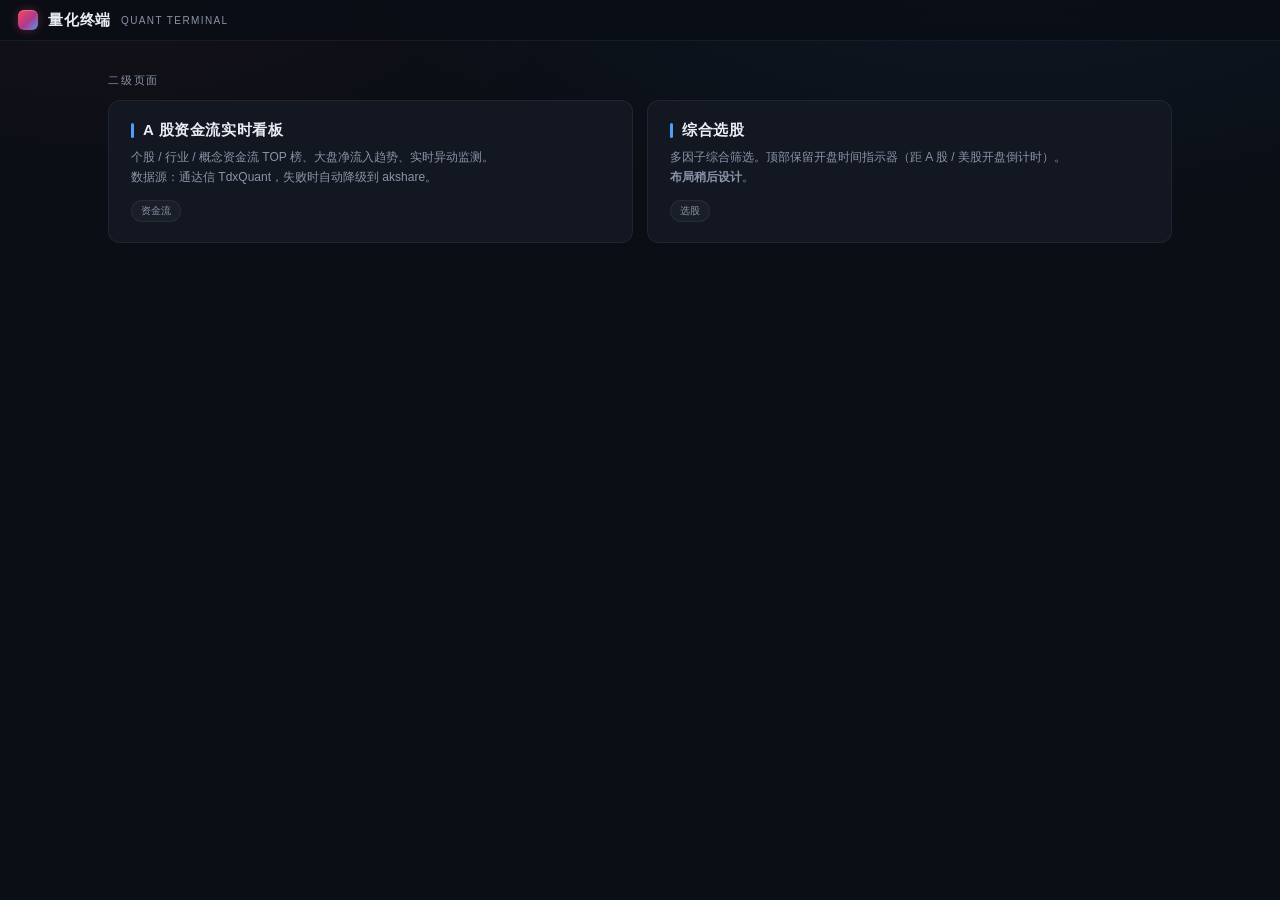
<file: index.html>
<!DOCTYPE html>
<html lang="zh-CN">
<head>
<meta charset="utf-8">
<meta name="viewport" content="width=device-width, initial-scale=1">
<title>量化终端</title>
<link rel="stylesheet" href="common.css">
<style>
  .nav-grid {
    display: grid; grid-template-columns: repeat(auto-fit, minmax(280px, 1fr));
    gap: 14px; margin-top: 4px;
  }
  .nav-card {
    display: block; text-decoration: none; color: inherit;
    background: var(--card); border: 1px solid var(--border);
    border-radius: var(--radius); padding: 20px 22px;
    transition: border-color .18s ease, background .18s ease, transform .18s ease;
  }
  .nav-card:hover {
    border-color: var(--border-hover); background: var(--card-hover);
    transform: translateY(-1px);
  }
  .nav-title {
    font-size: 15px; font-weight: 650; letter-spacing: .04em;
    color: var(--text); margin-bottom: 8px;
    display: flex; align-items: center; gap: 9px;
  }
  .nav-title::before {
    content: ""; width: 3px; height: 15px; border-radius: 2px;
    background: var(--accent); flex: none;
  }
  .nav-desc { font-size: 12px; color: var(--muted); line-height: 1.65; }
  .nav-tag {
    display: inline-block; margin-top: 12px; padding: 3px 9px;
    border-radius: 999px; font-size: 10px; color: var(--muted);
    border: 1px solid var(--border); background: rgba(255, 255, 255, .03);
  }
  .wrap { padding: 22px 18px 40px; max-width: 1100px; margin: 0 auto; }
  .sec-title {
    font-size: 11px; color: var(--muted); letter-spacing: .16em;
    text-transform: uppercase; margin: 10px 0 12px;
  }
</style>
</head>
<body>
<header class="topbar">
  <div class="brand">
    <span class="logo"></span>
    <h1>量化终端</h1>
    <span class="brand-sub">Quant Terminal</span>
  </div>
</header>

<main class="wrap">
  <div class="sec-title">二级页面</div>
  <div class="nav-grid">
    <a class="nav-card" href="/fund">
      <div class="nav-title">A 股资金流实时看板</div>
      <div class="nav-desc">
        个股 / 行业 / 概念资金流 TOP 榜、大盘净流入趋势、实时异动监测。<br>
        数据源：通达信 TdxQuant，失败时自动降级到 akshare。
      </div>
      <span class="nav-tag">资金流</span>
    </a>
    <a class="nav-card" href="/select">
      <div class="nav-title">综合选股</div>
      <div class="nav-desc">
        多因子综合筛选。顶部保留开盘时间指示器（距 A 股 / 美股开盘倒计时）。<br>
        <b>布局稍后设计</b>。
      </div>
      <span class="nav-tag">选股</span>
    </a>
  </div>
</main>
</body>
</html>
</file>
<file: common.css>
/* ============================================================
   共享样式：设计令牌 + 顶栏 + 开盘倒计时组件
   （由 dashboard.html / index.html / select.html 共用）
   ============================================================ */

  :root {
    --bg: #0a0e15;
    --card: #121722;
    --card-hover: #151b28;
    --border: rgba(255, 255, 255, .06);
    --border-hover: rgba(255, 255, 255, .13);
    --up: #f6465d;
    --up-soft: #ff8a96;
    --up-bg: rgba(246, 70, 93, .12);
    --down: #2ebd85;
    --down-soft: #4adea5;
    --down-bg: rgba(46, 189, 133, .12);
    --text: #e8ecf3;
    --muted: #8b94a7;
    --accent: #4f9cf9;
    --radius: 12px;
  }

  /* ============ 顶栏 ============ */
  .topbar {
    position: sticky; top: 0; z-index: 100;
    display: flex; justify-content: space-between; align-items: center;
    gap: 12px; flex-wrap: wrap;
    padding: 10px 18px;
    background: rgba(10, 14, 21, .78);
    backdrop-filter: blur(14px);
    -webkit-backdrop-filter: blur(14px);
    border-bottom: 1px solid var(--border);
  }
  .brand { display: flex; align-items: center; gap: 10px; min-width: 0; }
  .logo {
    width: 20px; height: 20px; border-radius: 6px; flex: none;
    background: linear-gradient(135deg, var(--up) 0%, #b03a8b 55%, var(--accent) 100%);
    box-shadow: 0 0 10px rgba(246, 70, 93, .35), inset 0 1px 0 rgba(255, 255, 255, .25);
  }
  .topbar h1 {
    font-size: 15px; margin: 0; font-weight: 650; letter-spacing: .05em;
    color: var(--text); white-space: nowrap;
  }
  .brand-sub {
    font-size: 10px; color: var(--muted); letter-spacing: .14em;
    text-transform: uppercase; white-space: nowrap;
  }
  .status { display: flex; gap: 8px; font-size: 12px; color: var(--muted); align-items: center; flex-wrap: wrap; }
  .clock-group {
    display: inline-flex; align-items: center; gap: 10px;
    padding: 5px 12px; border-radius: 999px;
    background: rgba(255, 255, 255, .035);
    border: 1px solid var(--border);
    line-height: 1.2;
  }
  .clock-state {
    font-size: 11px; color: var(--muted);
    display: inline-flex; align-items: center; gap: 5px; white-space: nowrap;
  }
  .clock-state .dot {
    display: inline-block; width: 7px; height: 7px; border-radius: 50%;
    background: #5b6373; flex: none;
  }
  .clock-group.is-open .clock-state .dot {
    background: var(--down);
    animation: dotBreath 2.2s ease-in-out infinite;
  }
  .clock-group.is-open .clock-state .state-text { color: var(--down-soft); }
  @keyframes dotBreath {
    0%, 100% { box-shadow: 0 0 0 0 rgba(46, 189, 133, .45); }
    50% { box-shadow: 0 0 0 5px rgba(46, 189, 133, 0); }
  }
  .clock-col { display: inline-flex; flex-direction: column; gap: 0; }
  .clock-time {
    font-size: 12px; color: var(--text);
    font-variant-numeric: tabular-nums; white-space: nowrap;
  }
  .clock-countdown {
    font-size: 10px; color: var(--muted);
    font-variant-numeric: tabular-nums; white-space: nowrap;
  }
  .clock-group.is-open .clock-countdown { color: var(--down-soft); }

  @media (max-width: 480px) {
    .brand-sub { display: none; }
  }

  /* ============ 页面基础（各页共用） ============ */
  * { box-sizing: border-box; }
  html, body { overflow-x: hidden; }
  body {
    margin: 0; padding: 0;
    font-family: -apple-system, "Segoe UI", "PingFang SC", "Microsoft YaHei", sans-serif;
    color: var(--text);
    background:
      radial-gradient(1100px 520px at 78% -8%, rgba(79, 156, 249, .07), transparent 60%),
      radial-gradient(900px 480px at 8% -6%, rgba(246, 70, 93, .05), transparent 55%),
      var(--bg);
    background-attachment: fixed;
  }


  /* ============ 顶栏导航（各二级页共用） ============ */
  .topnav { display: inline-flex; gap: 12px; align-items: center; }
  .topnav-link {
    font-size: 11.5px; color: var(--muted); text-decoration: none;
    padding: 5px 11px; border-radius: 999px;
    border: 1px solid var(--border); background: rgba(255, 255, 255, .03);
    transition: color .16s ease, border-color .16s ease;
  }
  .topnav-link:hover { color: var(--text); border-color: var(--border-hover); }
</file>
